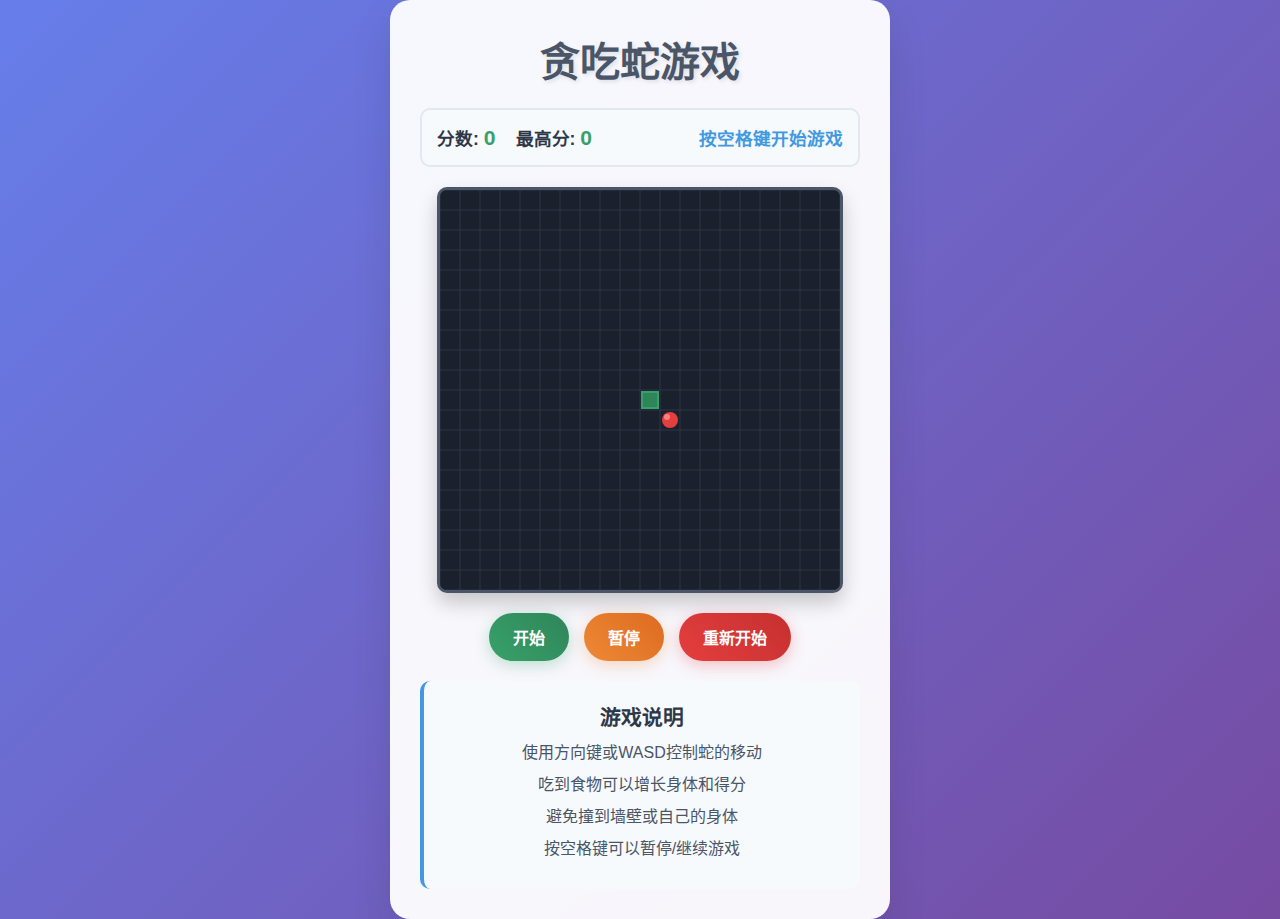
<file: index.html>
<!DOCTYPE html>
<html lang="zh-CN">
<head>
    <meta charset="UTF-8">
    <meta name="viewport" content="width=device-width, initial-scale=1.0">
    <title>贪吃蛇游戏</title>
    <link rel="stylesheet" href="style.css">
</head>
<body>
    <div class="game-container">
        <h1>贪吃蛇游戏</h1>
        
        <div class="game-info">
            <div class="score-display">
                <span>分数: <span id="score">0</span></span>
                <span>最高分: <span id="highScore">0</span></span>
            </div>
            <div class="game-status">
                <span id="gameStatus">按空格键开始游戏</span>
            </div>
        </div>
        
        <div class="game-board">
            <canvas id="gameCanvas" width="400" height="400"></canvas>
        </div>
        
        <div class="game-controls">
            <button id="startBtn" class="control-btn">开始</button>
            <button id="pauseBtn" class="control-btn">暂停</button>
            <button id="restartBtn" class="control-btn">重新开始</button>
        </div>
        
        <div class="instructions">
            <h3>游戏说明</h3>
            <p>使用方向键或WASD控制蛇的移动</p>
            <p>吃到食物可以增长身体和得分</p>
            <p>避免撞到墙壁或自己的身体</p>
            <p>按空格键可以暂停/继续游戏</p>
        </div>
    </div>
    
    <script src="script.js"></script>
</body>
</html>
</file>
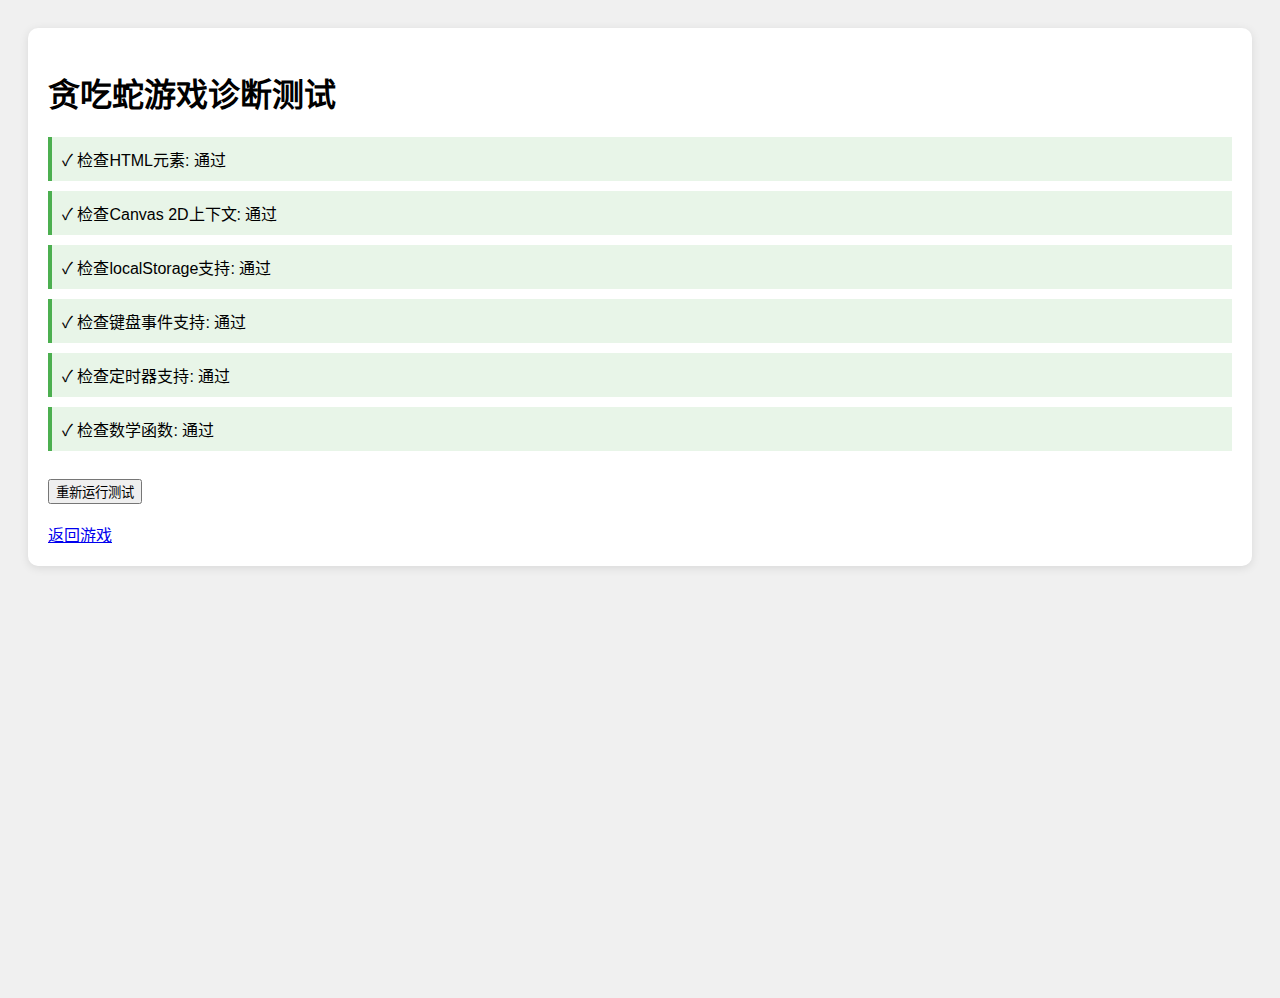
<file: test.html>
<!DOCTYPE html>
<html lang="zh-CN">
<head>
    <meta charset="UTF-8">
    <meta name="viewport" content="width=device-width, initial-scale=1.0">
    <title>贪吃蛇游戏测试</title>
    <style>
        body {
            font-family: Arial, sans-serif;
            padding: 20px;
            background-color: #f0f0f0;
        }
        .test-container {
            background: white;
            padding: 20px;
            border-radius: 10px;
            box-shadow: 0 2px 10px rgba(0,0,0,0.1);
        }
        .test-item {
            margin: 10px 0;
            padding: 10px;
            border-left: 4px solid #4CAF50;
            background-color: #f9f9f9;
        }
        .error {
            border-left-color: #f44336;
            background-color: #ffebee;
        }
        .success {
            border-left-color: #4CAF50;
            background-color: #e8f5e8;
        }
    </style>
</head>
<body>
    <div class="test-container">
        <h1>贪吃蛇游戏诊断测试</h1>
        <div id="test-results"></div>
        <br>
        <button onclick="runTests()">重新运行测试</button>
        <br><br>
        <a href="index.html">返回游戏</a>
    </div>

    <script>
        function runTests() {
            const results = document.getElementById('test-results');
            results.innerHTML = '';
            
            const tests = [
                {
                    name: '检查HTML元素',
                    test: () => {
                        const canvas = document.createElement('canvas');
                        canvas.id = 'gameCanvas';
                        canvas.width = 400;
                        canvas.height = 400;
                        document.body.appendChild(canvas);
                        
                        const ctx = canvas.getContext('2d');
                        return ctx !== null;
                    }
                },
                {
                    name: '检查Canvas 2D上下文',
                    test: () => {
                        const canvas = document.createElement('canvas');
                        const ctx = canvas.getContext('2d');
                        return ctx && typeof ctx.fillRect === 'function';
                    }
                },
                {
                    name: '检查localStorage支持',
                    test: () => {
                        try {
                            localStorage.setItem('test', 'test');
                            localStorage.removeItem('test');
                            return true;
                        } catch (e) {
                            return false;
                        }
                    }
                },
                {
                    name: '检查键盘事件支持',
                    test: () => {
                        return typeof KeyboardEvent !== 'undefined';
                    }
                },
                {
                    name: '检查定时器支持',
                    test: () => {
                        return typeof setInterval === 'function' && typeof clearInterval === 'function';
                    }
                },
                {
                    name: '检查数学函数',
                    test: () => {
                        return typeof Math.random === 'function' && typeof Math.floor === 'function';
                    }
                }
            ];
            
            tests.forEach(test => {
                const div = document.createElement('div');
                div.className = 'test-item';
                
                try {
                    const result = test.test();
                    if (result) {
                        div.classList.add('success');
                        div.innerHTML = `✓ ${test.name}: 通过`;
                    } else {
                        div.classList.add('error');
                        div.innerHTML = `✗ ${test.name}: 失败`;
                    }
                } catch (error) {
                    div.classList.add('error');
                    div.innerHTML = `✗ ${test.name}: 错误 - ${error.message}`;
                }
                
                results.appendChild(div);
            });
        }
        
        // 页面加载时自动运行测试
        window.addEventListener('DOMContentLoaded', runTests);
    </script>
</body>
</html>
</file>
<file: style.css>
* {
    margin: 0;
    padding: 0;
    box-sizing: border-box;
}

body {
    font-family: 'Arial', sans-serif;
    background: linear-gradient(135deg, #667eea 0%, #764ba2 100%);
    min-height: 100vh;
    display: flex;
    justify-content: center;
    align-items: center;
    color: #333;
}

.game-container {
    background: rgba(255, 255, 255, 0.95);
    border-radius: 20px;
    padding: 30px;
    box-shadow: 0 20px 40px rgba(0, 0, 0, 0.1);
    text-align: center;
    max-width: 500px;
    width: 100%;
}

h1 {
    color: #4a5568;
    margin-bottom: 20px;
    font-size: 2.5em;
    text-shadow: 2px 2px 4px rgba(0, 0, 0, 0.1);
}

.game-info {
    display: flex;
    justify-content: space-between;
    align-items: center;
    margin-bottom: 20px;
    padding: 15px;
    background: #f7fafc;
    border-radius: 10px;
    border: 2px solid #e2e8f0;
}

.score-display {
    display: flex;
    gap: 20px;
    font-weight: bold;
    color: #2d3748;
}

.score-display span {
    font-size: 1.1em;
}

#score, #highScore {
    color: #38a169;
    font-size: 1.2em;
}

.game-status {
    font-weight: bold;
    color: #4299e1;
    font-size: 1.1em;
}

.speed-control {
    display: flex;
    align-items: center;
    justify-content: center;
    gap: 15px;
    margin: 15px 0;
    padding: 15px;
    background: #f7fafc;
    border-radius: 10px;
    border: 2px solid #e2e8f0;
}

.speed-control label {
    font-weight: bold;
    color: #2d3748;
    font-size: 1.1em;
}

.speed-slider {
    width: 200px;
    height: 8px;
    border-radius: 5px;
    background: #e2e8f0;
    outline: none;
    -webkit-appearance: none;
}

.speed-slider::-webkit-slider-thumb {
    -webkit-appearance: none;
    appearance: none;
    width: 20px;
    height: 20px;
    border-radius: 50%;
    background: #4299e1;
    cursor: pointer;
    box-shadow: 0 2px 6px rgba(66, 153, 225, 0.3);
}

.speed-slider::-moz-range-thumb {
    width: 20px;
    height: 20px;
    border-radius: 50%;
    background: #4299e1;
    cursor: pointer;
    border: none;
    box-shadow: 0 2px 6px rgba(66, 153, 225, 0.3);
}

#speedValue {
    font-weight: bold;
    color: #38a169;
    font-size: 1.2em;
    min-width: 20px;
    text-align: center;
}

.game-board {
    margin: 20px 0;
    display: flex;
    justify-content: center;
}

#gameCanvas {
    border: 3px solid #4a5568;
    border-radius: 10px;
    background-color: #1a202c;
    box-shadow: 0 10px 20px rgba(0, 0, 0, 0.2);
}

.game-controls {
    display: flex;
    justify-content: center;
    gap: 15px;
    margin: 20px 0;
}

.control-btn {
    padding: 12px 24px;
    font-size: 1em;
    font-weight: bold;
    border: none;
    border-radius: 25px;
    cursor: pointer;
    transition: all 0.3s ease;
    color: white;
    background: linear-gradient(45deg, #4299e1, #3182ce);
    box-shadow: 0 4px 15px rgba(66, 153, 225, 0.3);
}

.control-btn:hover {
    transform: translateY(-2px);
    box-shadow: 0 6px 20px rgba(66, 153, 225, 0.4);
}

.control-btn:active {
    transform: translateY(0);
}

#startBtn {
    background: linear-gradient(45deg, #38a169, #2f855a);
    box-shadow: 0 4px 15px rgba(56, 161, 105, 0.3);
}

#startBtn:hover {
    box-shadow: 0 6px 20px rgba(56, 161, 105, 0.4);
}

#pauseBtn {
    background: linear-gradient(45deg, #ed8936, #dd6b20);
    box-shadow: 0 4px 15px rgba(237, 137, 54, 0.3);
}

#pauseBtn:hover {
    box-shadow: 0 6px 20px rgba(237, 137, 54, 0.4);
}

#restartBtn {
    background: linear-gradient(45deg, #e53e3e, #c53030);
    box-shadow: 0 4px 15px rgba(229, 62, 62, 0.3);
}

#restartBtn:hover {
    box-shadow: 0 6px 20px rgba(229, 62, 62, 0.4);
}

.instructions {
    margin-top: 20px;
    padding: 20px;
    background: #f7fafc;
    border-radius: 10px;
    border-left: 4px solid #4299e1;
}

.instructions h3 {
    color: #2d3748;
    margin-bottom: 10px;
    font-size: 1.3em;
}

.instructions p {
    margin: 8px 0;
    color: #4a5568;
    line-height: 1.5;
}

/* 响应式设计 */
@media (max-width: 600px) {
    .game-container {
        padding: 20px;
        margin: 10px;
    }
    
    h1 {
        font-size: 2em;
    }
    
    #gameCanvas {
        width: 300px;
        height: 300px;
    }
    
    .game-info {
        flex-direction: column;
        gap: 10px;
    }
    
    .score-display {
        justify-content: center;
    }
    
    .game-controls {
        flex-wrap: wrap;
        gap: 10px;
    }
    
    .control-btn {
        padding: 10px 20px;
        font-size: 0.9em;
    }
}
</file>
